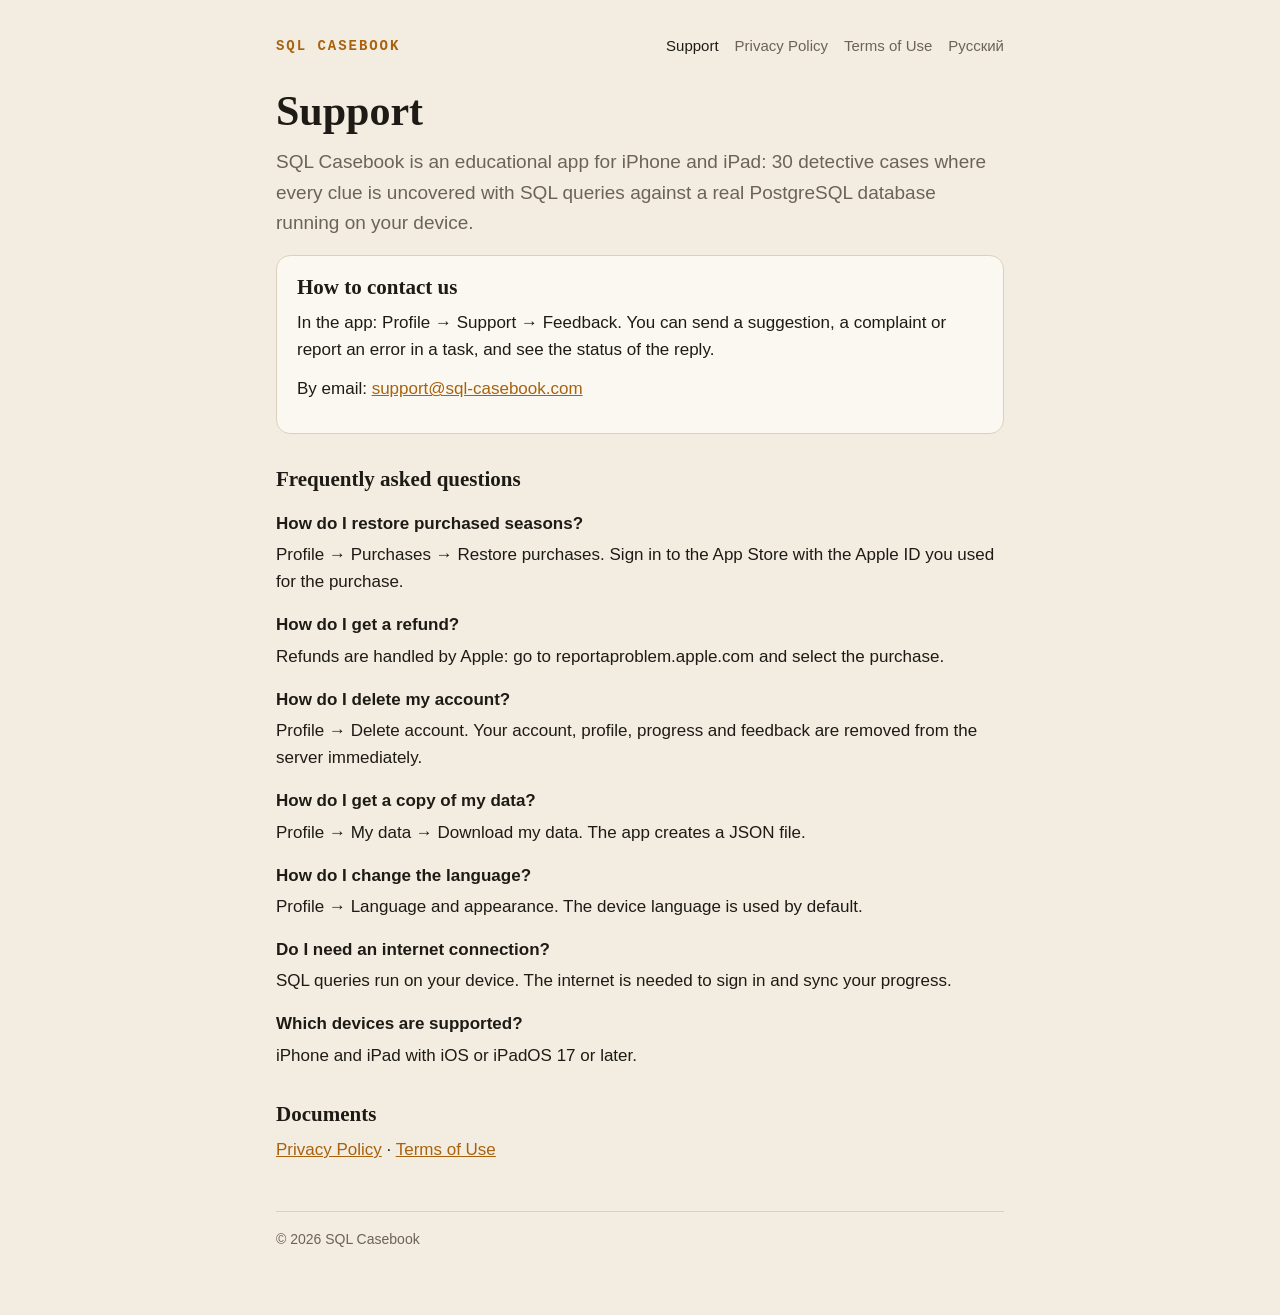
<file: index.html>
<!doctype html>
<html lang="en">
<head>
<meta charset="utf-8">
<meta name="viewport" content="width=device-width, initial-scale=1">
<title>SQL Casebook</title>
<link rel="stylesheet" href="style.css">
<script>
  var ru = (navigator.language || "").toLowerCase().indexOf("ru") === 0;
  location.replace((ru ? "ru" : "en") + "/support.html");
</script>
</head>
<body><main><p><a href="en/support.html">English</a> · <a href="ru/support.html">Русский</a></p></main></body>
</html>
</file>
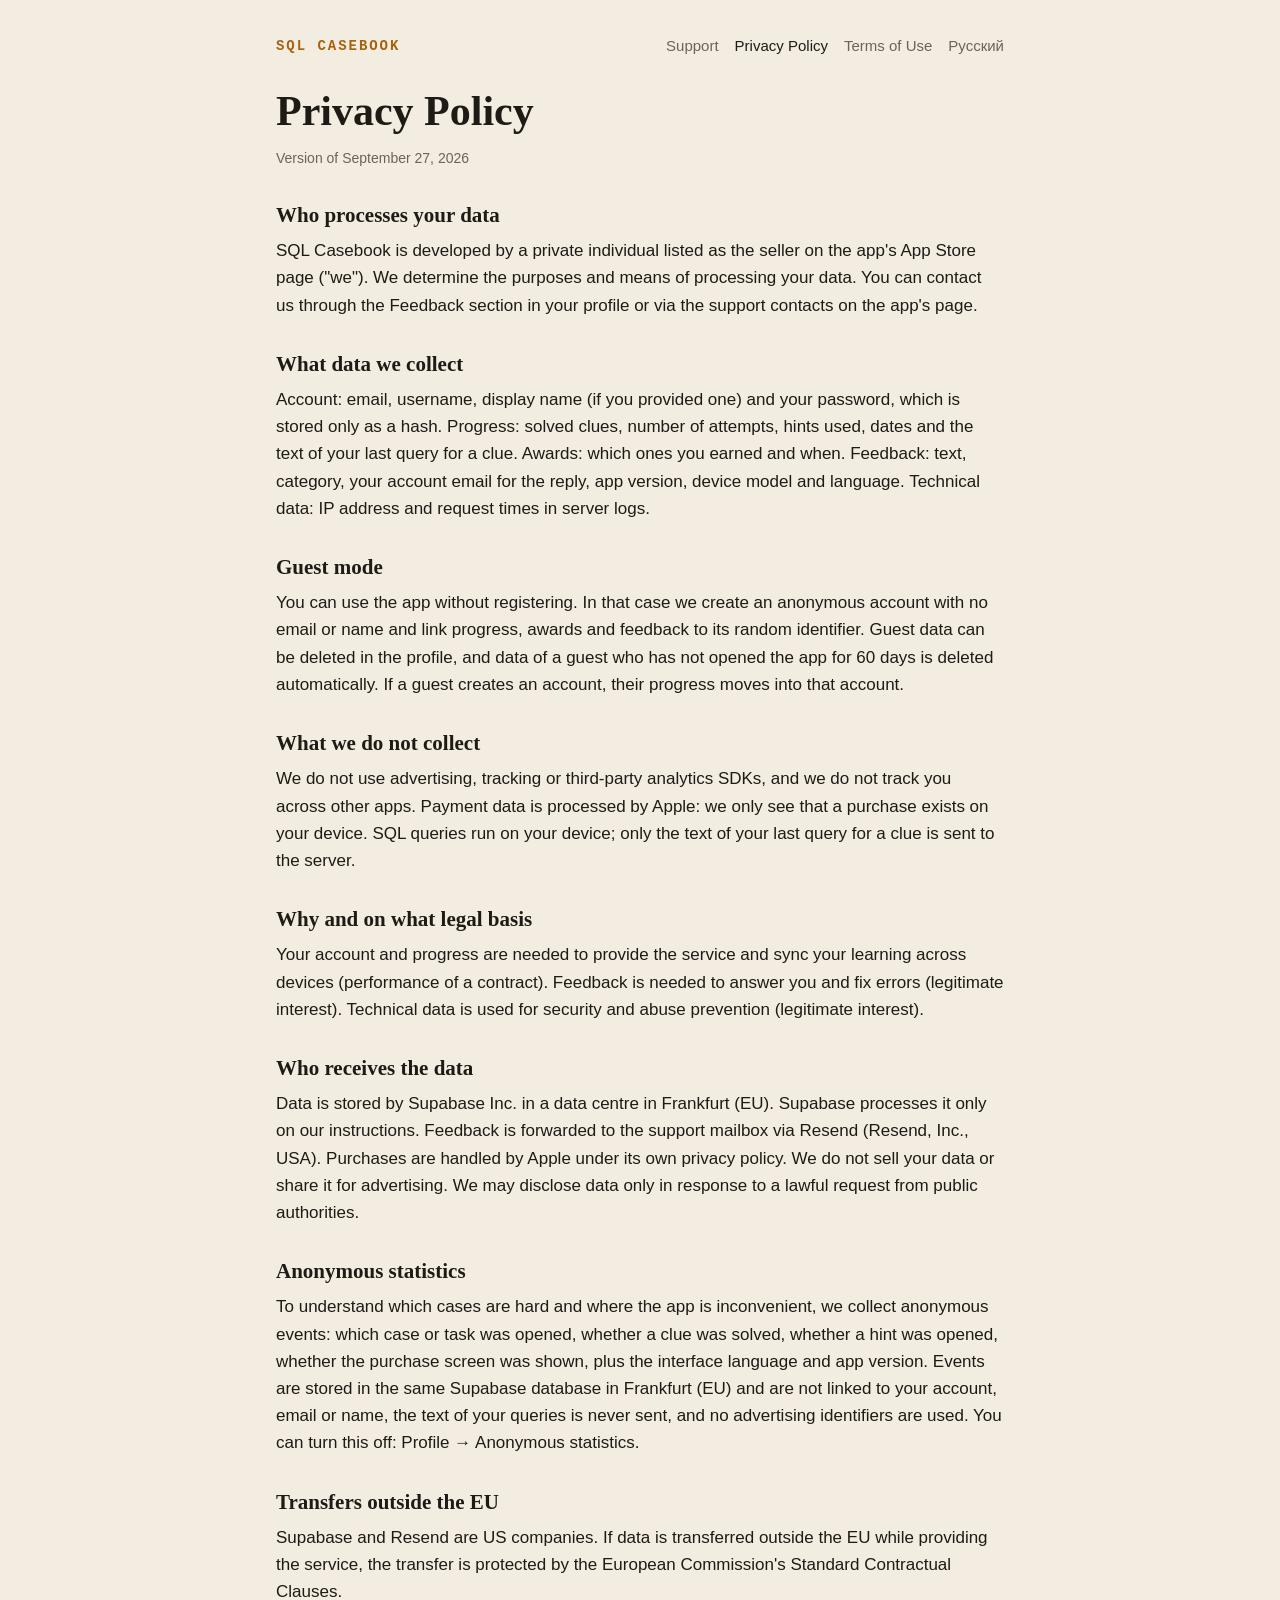
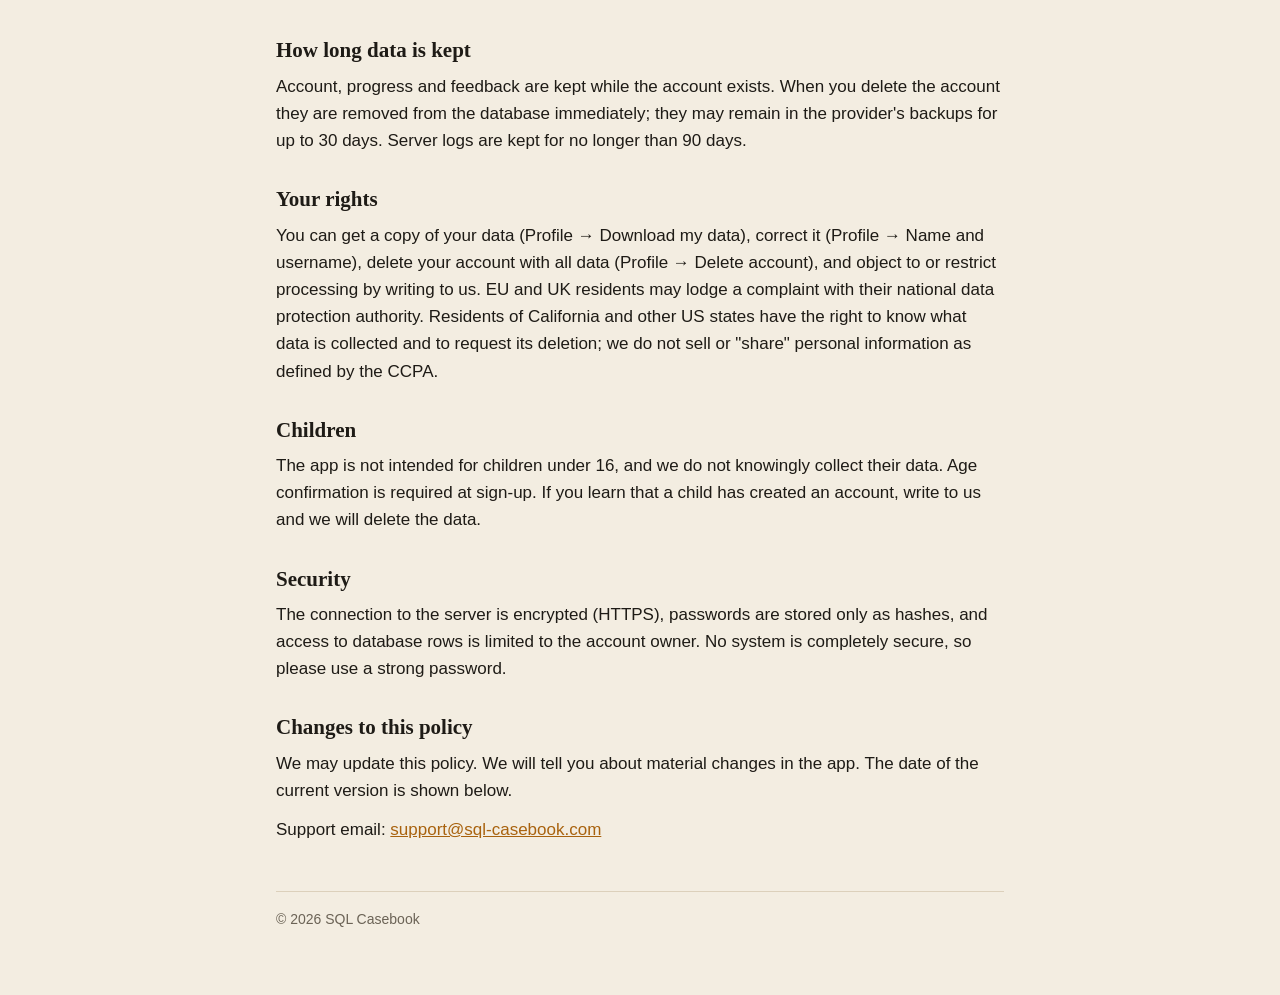
<file: en/privacy.html>
<!doctype html>
<html lang="en">
<head>
<meta charset="utf-8">
<meta name="viewport" content="width=device-width, initial-scale=1">
<title>Privacy Policy · SQL Casebook</title>
<link rel="stylesheet" href="../style.css">
<link rel="alternate" hreflang="ru" href="../ru/privacy.html">
</head>
<body>
<main>
<header><a class="brand" href="support.html">SQL Casebook</a><nav><a href="support.html">Support</a><a href="privacy.html" aria-current="page">Privacy Policy</a><a href="terms.html">Terms of Use</a><a href="../ru/privacy.html" lang="ru">Русский</a></nav></header>
<h1>Privacy Policy</h1>
<p class="muted">Version of September 27, 2026</p>
<h2>Who processes your data</h2>
<p>SQL Casebook is developed by a private individual listed as the seller on the app&#x27;s App Store page (&quot;we&quot;). We determine the purposes and means of processing your data. You can contact us through the Feedback section in your profile or via the support contacts on the app&#x27;s page.</p>
<h2>What data we collect</h2>
<p>Account: email, username, display name (if you provided one) and your password, which is stored only as a hash. Progress: solved clues, number of attempts, hints used, dates and the text of your last query for a clue. Awards: which ones you earned and when. Feedback: text, category, your account email for the reply, app version, device model and language. Technical data: IP address and request times in server logs.</p>
<h2>Guest mode</h2>
<p>You can use the app without registering. In that case we create an anonymous account with no email or name and link progress, awards and feedback to its random identifier. Guest data can be deleted in the profile, and data of a guest who has not opened the app for 60 days is deleted automatically. If a guest creates an account, their progress moves into that account.</p>
<h2>What we do not collect</h2>
<p>We do not use advertising, tracking or third-party analytics SDKs, and we do not track you across other apps. Payment data is processed by Apple: we only see that a purchase exists on your device. SQL queries run on your device; only the text of your last query for a clue is sent to the server.</p>
<h2>Why and on what legal basis</h2>
<p>Your account and progress are needed to provide the service and sync your learning across devices (performance of a contract). Feedback is needed to answer you and fix errors (legitimate interest). Technical data is used for security and abuse prevention (legitimate interest).</p>
<h2>Who receives the data</h2>
<p>Data is stored by Supabase Inc. in a data centre in Frankfurt (EU). Supabase processes it only on our instructions. Feedback is forwarded to the support mailbox via Resend (Resend, Inc., USA). Purchases are handled by Apple under its own privacy policy. We do not sell your data or share it for advertising. We may disclose data only in response to a lawful request from public authorities.</p>
<h2>Anonymous statistics</h2>
<p>To understand which cases are hard and where the app is inconvenient, we collect anonymous events: which case or task was opened, whether a clue was solved, whether a hint was opened, whether the purchase screen was shown, plus the interface language and app version. Events are stored in the same Supabase database in Frankfurt (EU) and are not linked to your account, email or name, the text of your queries is never sent, and no advertising identifiers are used. You can turn this off: Profile → Anonymous statistics.</p>
<h2>Transfers outside the EU</h2>
<p>Supabase and Resend are US companies. If data is transferred outside the EU while providing the service, the transfer is protected by the European Commission&#x27;s Standard Contractual Clauses.</p>
<h2>How long data is kept</h2>
<p>Account, progress and feedback are kept while the account exists. When you delete the account they are removed from the database immediately; they may remain in the provider&#x27;s backups for up to 30 days. Server logs are kept for no longer than 90 days.</p>
<h2>Your rights</h2>
<p>You can get a copy of your data (Profile → Download my data), correct it (Profile → Name and username), delete your account with all data (Profile → Delete account), and object to or restrict processing by writing to us. EU and UK residents may lodge a complaint with their national data protection authority. Residents of California and other US states have the right to know what data is collected and to request its deletion; we do not sell or &quot;share&quot; personal information as defined by the CCPA.</p>
<h2>Children</h2>
<p>The app is not intended for children under 16, and we do not knowingly collect their data. Age confirmation is required at sign-up. If you learn that a child has created an account, write to us and we will delete the data.</p>
<h2>Security</h2>
<p>The connection to the server is encrypted (HTTPS), passwords are stored only as hashes, and access to database rows is limited to the account owner. No system is completely secure, so please use a strong password.</p>
<h2>Changes to this policy</h2>
<p>We may update this policy. We will tell you about material changes in the app. The date of the current version is shown below.</p>
<p>Support email: <a href="mailto:support@sql-casebook.com">support@sql-casebook.com</a></p>
<footer>© 2026 SQL Casebook</footer>
</main>
</body>
</html>
</file>
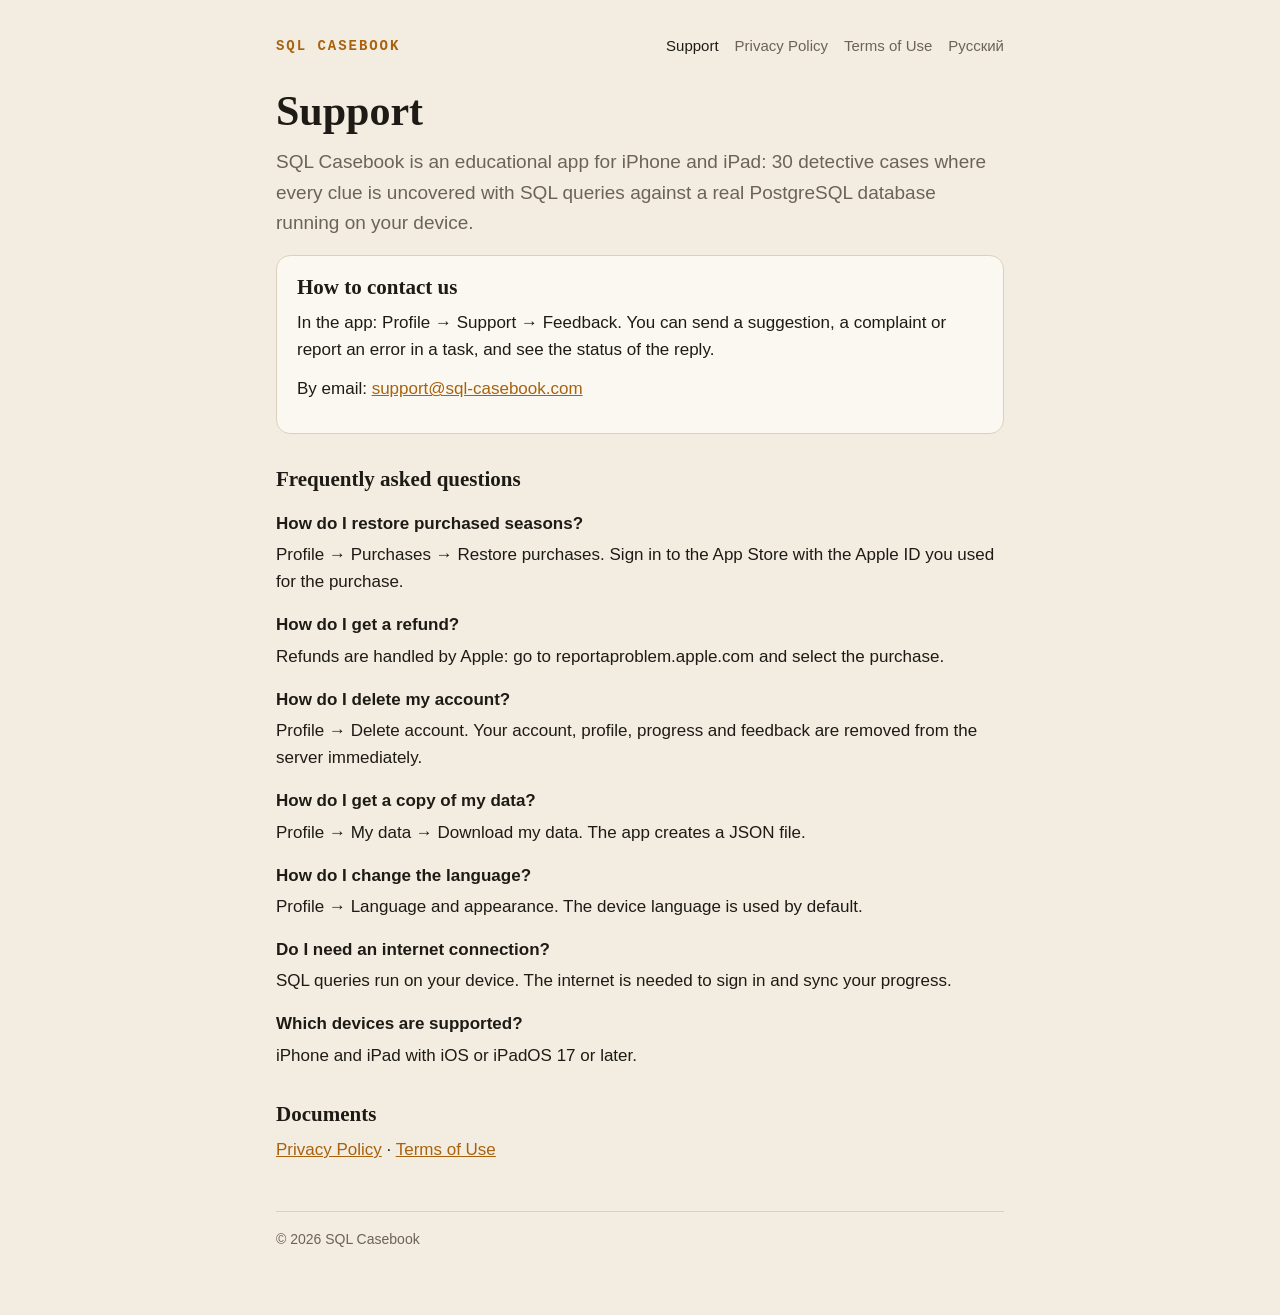
<file: en/support.html>
<!doctype html>
<html lang="en">
<head>
<meta charset="utf-8">
<meta name="viewport" content="width=device-width, initial-scale=1">
<title>Support · SQL Casebook</title>
<link rel="stylesheet" href="../style.css">
<link rel="alternate" hreflang="ru" href="../ru/support.html">
</head>
<body>
<main>
<header><a class="brand" href="support.html">SQL Casebook</a><nav><a href="support.html" aria-current="page">Support</a><a href="privacy.html">Privacy Policy</a><a href="terms.html">Terms of Use</a><a href="../ru/support.html" lang="ru">Русский</a></nav></header>
<h1>Support</h1>
<p class="lead">SQL Casebook is an educational app for iPhone and iPad: 30 detective cases where every clue is uncovered with SQL queries against a real PostgreSQL database running on your device.</p>
<div class="card"><h2 style="margin-top:0">How to contact us</h2><p>In the app: Profile → Support → Feedback. You can send a suggestion, a complaint or report an error in a task, and see the status of the reply.</p><p>By email: <a href="mailto:support@sql-casebook.com">support@sql-casebook.com</a></p></div>
<h2>Frequently asked questions</h2>
<dl><dt>How do I restore purchased seasons?</dt><dd>Profile → Purchases → Restore purchases. Sign in to the App Store with the Apple ID you used for the purchase.</dd><dt>How do I get a refund?</dt><dd>Refunds are handled by Apple: go to reportaproblem.apple.com and select the purchase.</dd><dt>How do I delete my account?</dt><dd>Profile → Delete account. Your account, profile, progress and feedback are removed from the server immediately.</dd><dt>How do I get a copy of my data?</dt><dd>Profile → My data → Download my data. The app creates a JSON file.</dd><dt>How do I change the language?</dt><dd>Profile → Language and appearance. The device language is used by default.</dd><dt>Do I need an internet connection?</dt><dd>SQL queries run on your device. The internet is needed to sign in and sync your progress.</dd><dt>Which devices are supported?</dt><dd>iPhone and iPad with iOS or iPadOS 17 or later.</dd></dl>
<h2>Documents</h2>
<p><a href="privacy.html">Privacy Policy</a> · <a href="terms.html">Terms of Use</a></p>
<footer>© 2026 SQL Casebook</footer>
</main>
</body>
</html>
</file>
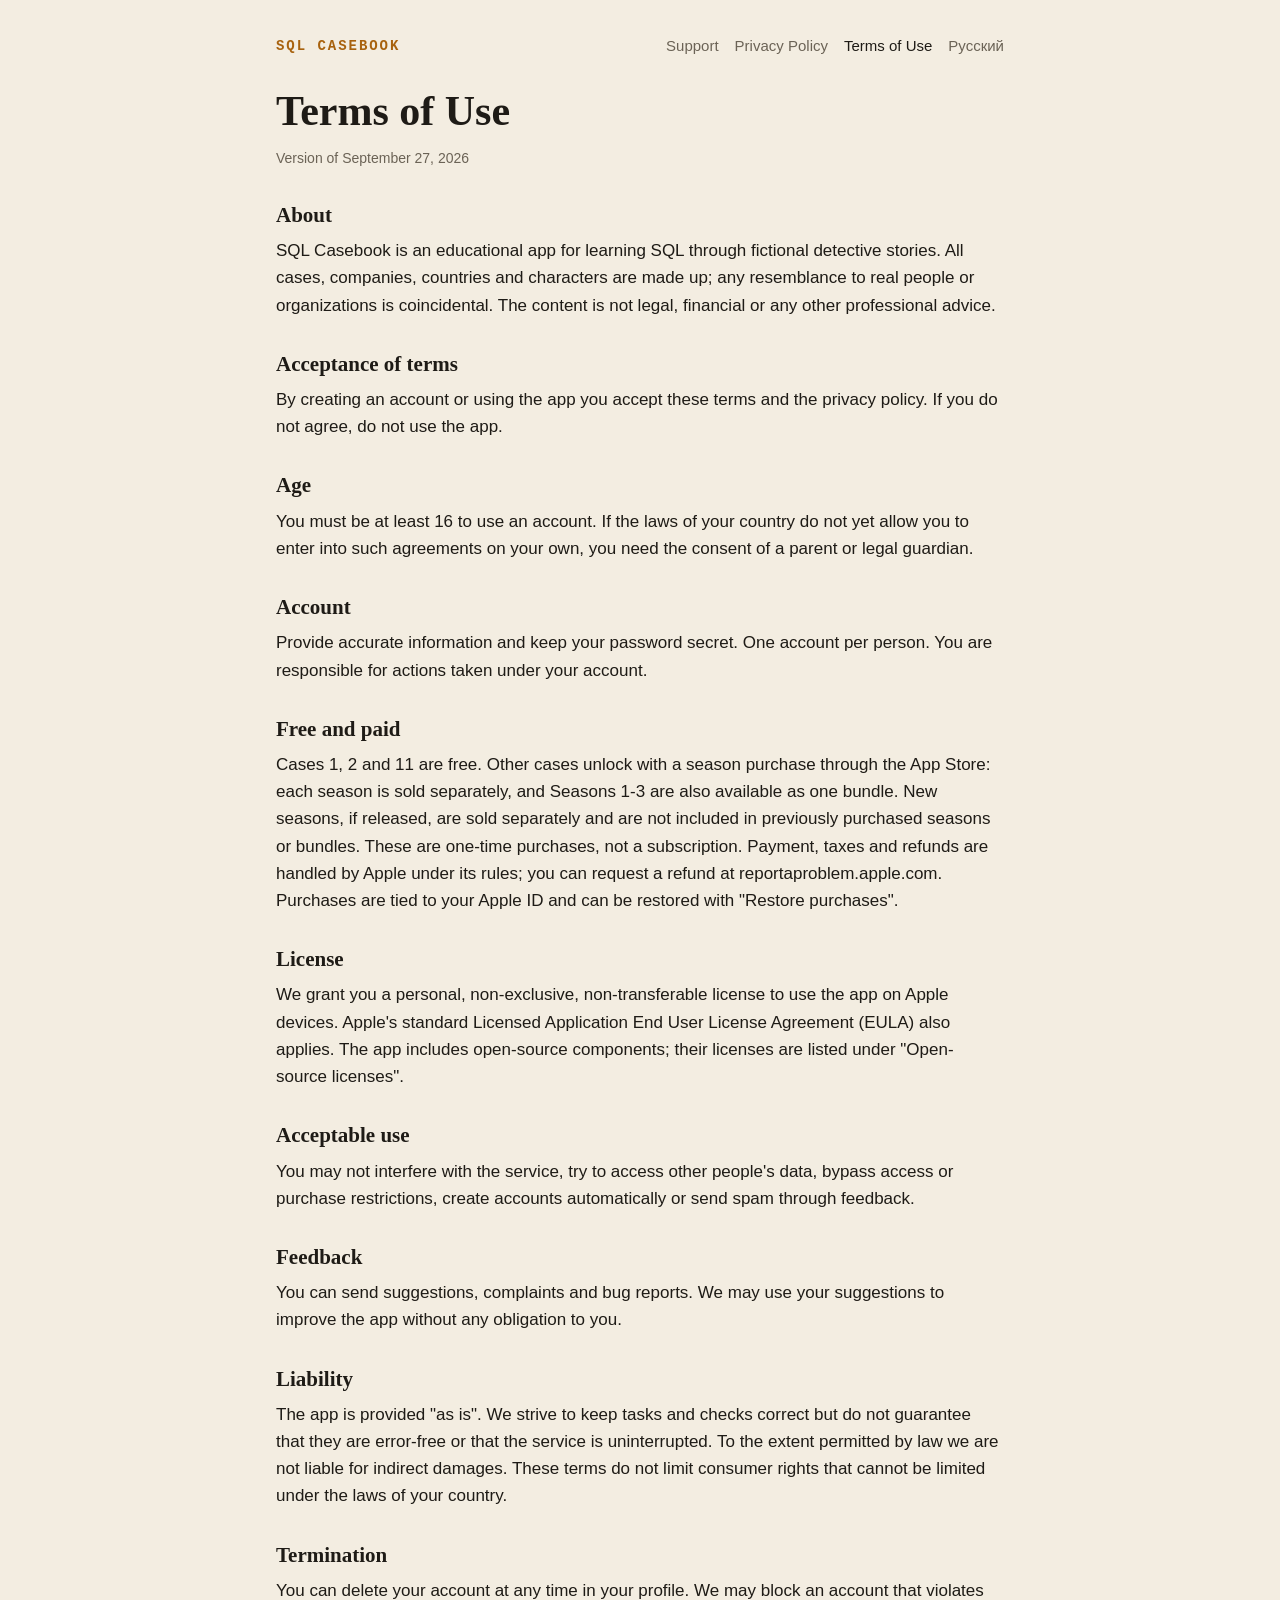
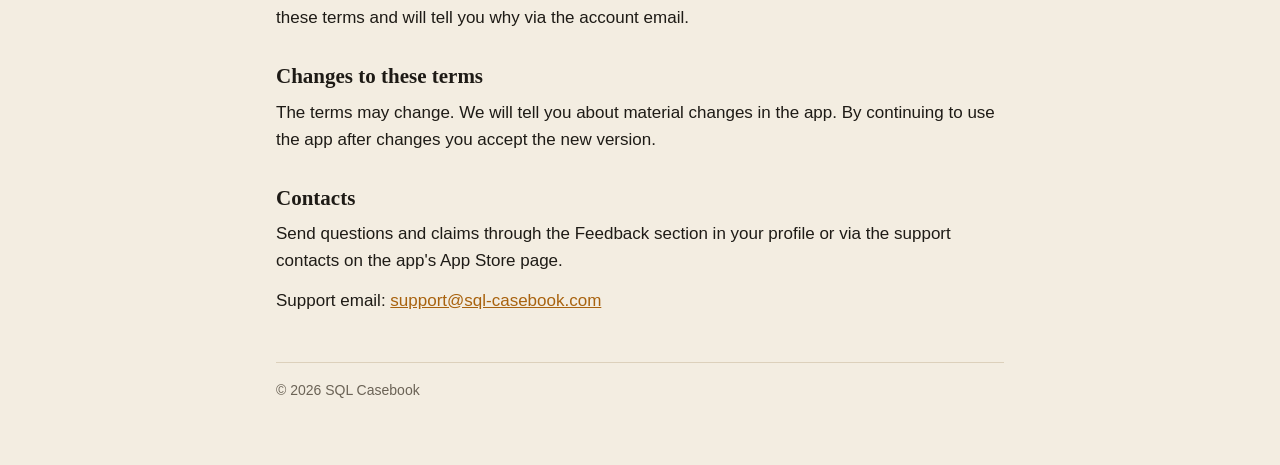
<file: en/terms.html>
<!doctype html>
<html lang="en">
<head>
<meta charset="utf-8">
<meta name="viewport" content="width=device-width, initial-scale=1">
<title>Terms of Use · SQL Casebook</title>
<link rel="stylesheet" href="../style.css">
<link rel="alternate" hreflang="ru" href="../ru/terms.html">
</head>
<body>
<main>
<header><a class="brand" href="support.html">SQL Casebook</a><nav><a href="support.html">Support</a><a href="privacy.html">Privacy Policy</a><a href="terms.html" aria-current="page">Terms of Use</a><a href="../ru/terms.html" lang="ru">Русский</a></nav></header>
<h1>Terms of Use</h1>
<p class="muted">Version of September 27, 2026</p>
<h2>About</h2>
<p>SQL Casebook is an educational app for learning SQL through fictional detective stories. All cases, companies, countries and characters are made up; any resemblance to real people or organizations is coincidental. The content is not legal, financial or any other professional advice.</p>
<h2>Acceptance of terms</h2>
<p>By creating an account or using the app you accept these terms and the privacy policy. If you do not agree, do not use the app.</p>
<h2>Age</h2>
<p>You must be at least 16 to use an account. If the laws of your country do not yet allow you to enter into such agreements on your own, you need the consent of a parent or legal guardian.</p>
<h2>Account</h2>
<p>Provide accurate information and keep your password secret. One account per person. You are responsible for actions taken under your account.</p>
<h2>Free and paid</h2>
<p>Cases 1, 2 and 11 are free. Other cases unlock with a season purchase through the App Store: each season is sold separately, and Seasons 1-3 are also available as one bundle. New seasons, if released, are sold separately and are not included in previously purchased seasons or bundles. These are one-time purchases, not a subscription. Payment, taxes and refunds are handled by Apple under its rules; you can request a refund at reportaproblem.apple.com. Purchases are tied to your Apple ID and can be restored with &quot;Restore purchases&quot;.</p>
<h2>License</h2>
<p>We grant you a personal, non-exclusive, non-transferable license to use the app on Apple devices. Apple&#x27;s standard Licensed Application End User License Agreement (EULA) also applies. The app includes open-source components; their licenses are listed under &quot;Open-source licenses&quot;.</p>
<h2>Acceptable use</h2>
<p>You may not interfere with the service, try to access other people&#x27;s data, bypass access or purchase restrictions, create accounts automatically or send spam through feedback.</p>
<h2>Feedback</h2>
<p>You can send suggestions, complaints and bug reports. We may use your suggestions to improve the app without any obligation to you.</p>
<h2>Liability</h2>
<p>The app is provided &quot;as is&quot;. We strive to keep tasks and checks correct but do not guarantee that they are error-free or that the service is uninterrupted. To the extent permitted by law we are not liable for indirect damages. These terms do not limit consumer rights that cannot be limited under the laws of your country.</p>
<h2>Termination</h2>
<p>You can delete your account at any time in your profile. We may block an account that violates these terms and will tell you why via the account email.</p>
<h2>Changes to these terms</h2>
<p>The terms may change. We will tell you about material changes in the app. By continuing to use the app after changes you accept the new version.</p>
<h2>Contacts</h2>
<p>Send questions and claims through the Feedback section in your profile or via the support contacts on the app&#x27;s App Store page.</p>
<p>Support email: <a href="mailto:support@sql-casebook.com">support@sql-casebook.com</a></p>
<footer>© 2026 SQL Casebook</footer>
</main>
</body>
</html>
</file>
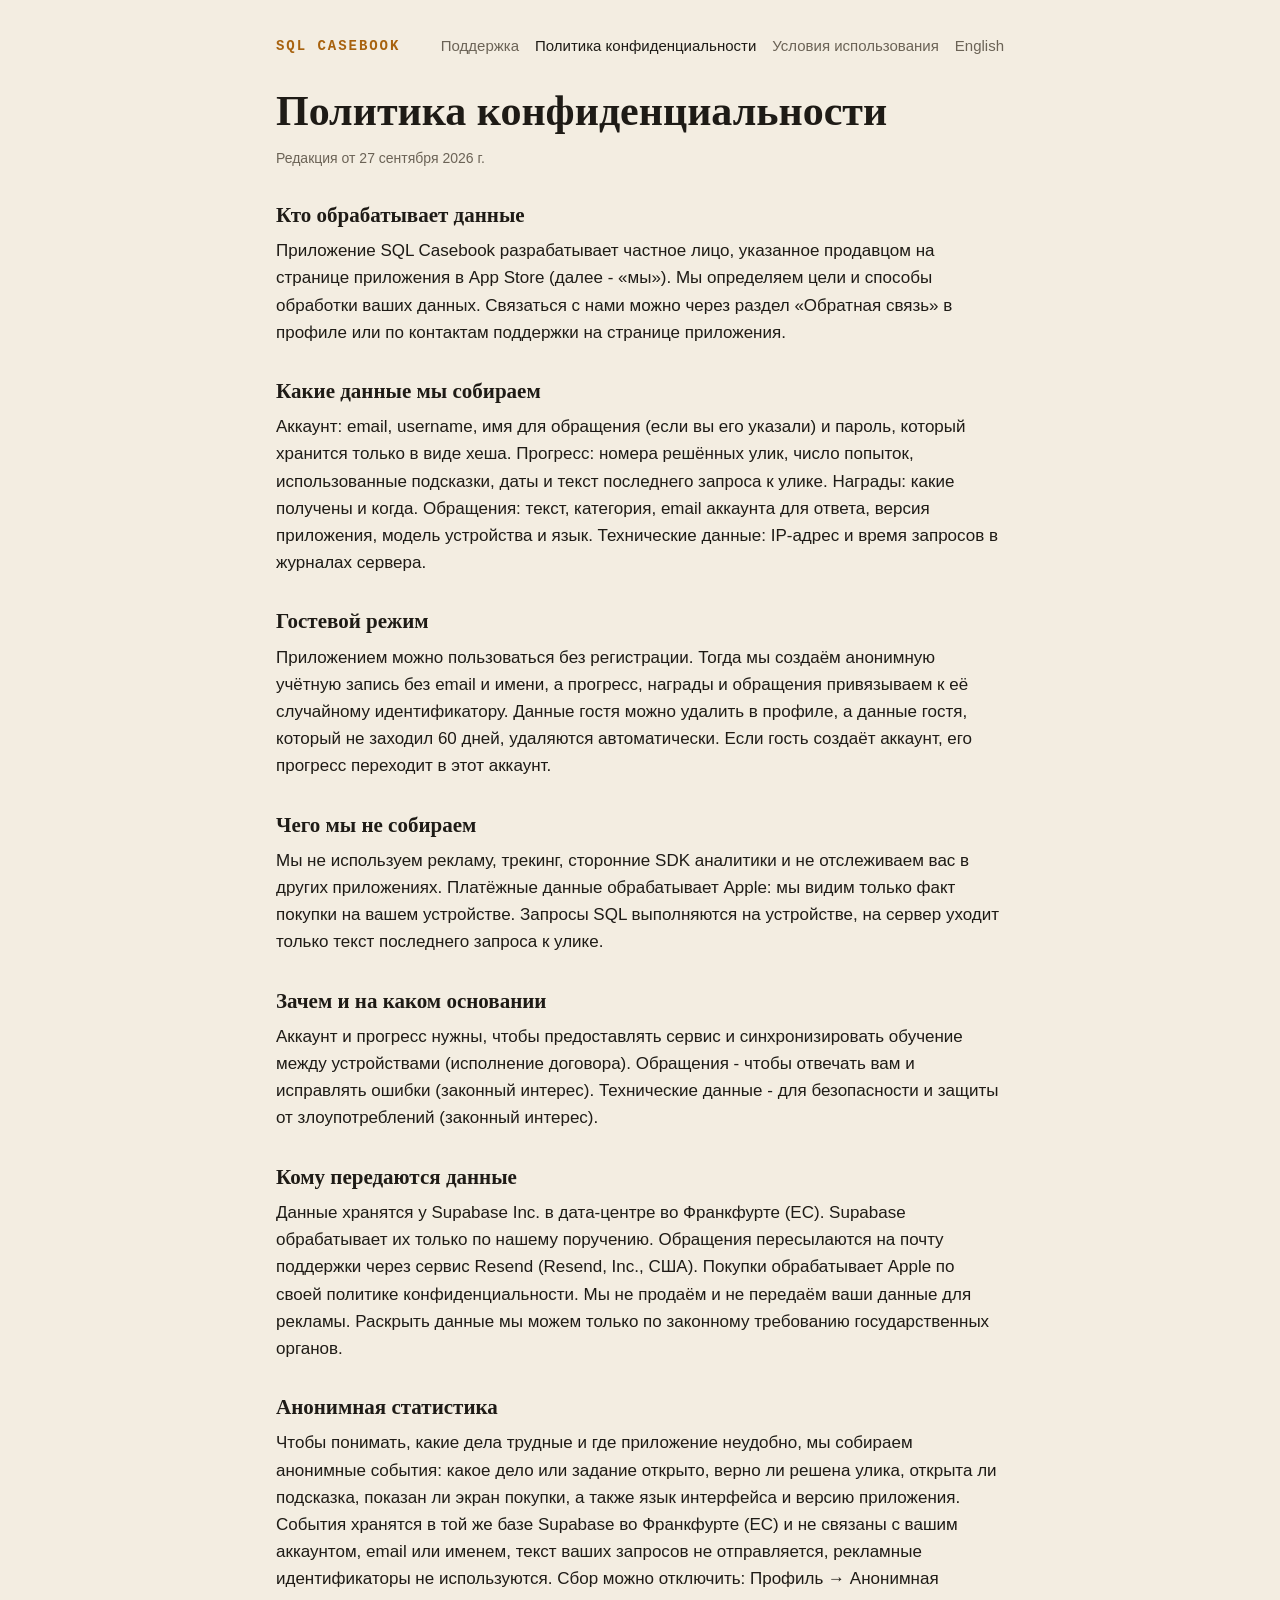
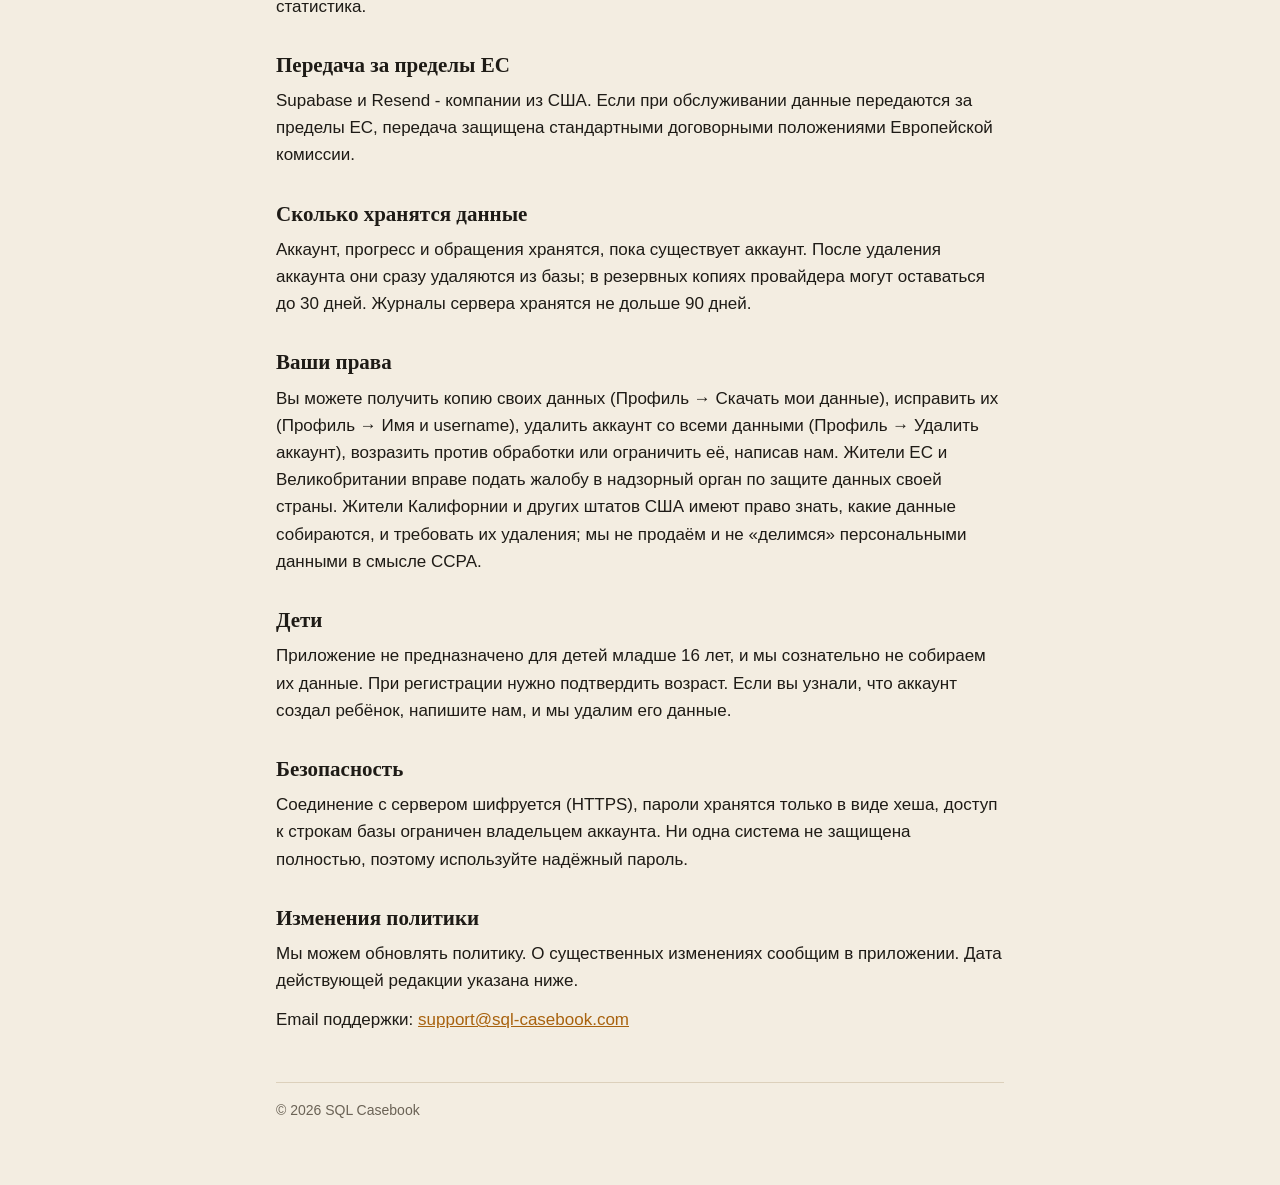
<file: ru/privacy.html>
<!doctype html>
<html lang="ru">
<head>
<meta charset="utf-8">
<meta name="viewport" content="width=device-width, initial-scale=1">
<title>Политика конфиденциальности · SQL Casebook</title>
<link rel="stylesheet" href="../style.css">
<link rel="alternate" hreflang="en" href="../en/privacy.html">
</head>
<body>
<main>
<header><a class="brand" href="support.html">SQL Casebook</a><nav><a href="support.html">Поддержка</a><a href="privacy.html" aria-current="page">Политика конфиденциальности</a><a href="terms.html">Условия использования</a><a href="../en/privacy.html" lang="en">English</a></nav></header>
<h1>Политика конфиденциальности</h1>
<p class="muted">Редакция от 27 сентября 2026 г.</p>
<h2>Кто обрабатывает данные</h2>
<p>Приложение SQL Casebook разрабатывает частное лицо, указанное продавцом на странице приложения в App Store (далее - «мы»). Мы определяем цели и способы обработки ваших данных. Связаться с нами можно через раздел «Обратная связь» в профиле или по контактам поддержки на странице приложения.</p>
<h2>Какие данные мы собираем</h2>
<p>Аккаунт: email, username, имя для обращения (если вы его указали) и пароль, который хранится только в виде хеша. Прогресс: номера решённых улик, число попыток, использованные подсказки, даты и текст последнего запроса к улике. Награды: какие получены и когда. Обращения: текст, категория, email аккаунта для ответа, версия приложения, модель устройства и язык. Технические данные: IP-адрес и время запросов в журналах сервера.</p>
<h2>Гостевой режим</h2>
<p>Приложением можно пользоваться без регистрации. Тогда мы создаём анонимную учётную запись без email и имени, а прогресс, награды и обращения привязываем к её случайному идентификатору. Данные гостя можно удалить в профиле, а данные гостя, который не заходил 60 дней, удаляются автоматически. Если гость создаёт аккаунт, его прогресс переходит в этот аккаунт.</p>
<h2>Чего мы не собираем</h2>
<p>Мы не используем рекламу, трекинг, сторонние SDK аналитики и не отслеживаем вас в других приложениях. Платёжные данные обрабатывает Apple: мы видим только факт покупки на вашем устройстве. Запросы SQL выполняются на устройстве, на сервер уходит только текст последнего запроса к улике.</p>
<h2>Зачем и на каком основании</h2>
<p>Аккаунт и прогресс нужны, чтобы предоставлять сервис и синхронизировать обучение между устройствами (исполнение договора). Обращения - чтобы отвечать вам и исправлять ошибки (законный интерес). Технические данные - для безопасности и защиты от злоупотреблений (законный интерес).</p>
<h2>Кому передаются данные</h2>
<p>Данные хранятся у Supabase Inc. в дата-центре во Франкфурте (ЕС). Supabase обрабатывает их только по нашему поручению. Обращения пересылаются на почту поддержки через сервис Resend (Resend, Inc., США). Покупки обрабатывает Apple по своей политике конфиденциальности. Мы не продаём и не передаём ваши данные для рекламы. Раскрыть данные мы можем только по законному требованию государственных органов.</p>
<h2>Анонимная статистика</h2>
<p>Чтобы понимать, какие дела трудные и где приложение неудобно, мы собираем анонимные события: какое дело или задание открыто, верно ли решена улика, открыта ли подсказка, показан ли экран покупки, а также язык интерфейса и версию приложения. События хранятся в той же базе Supabase во Франкфурте (ЕС) и не связаны с вашим аккаунтом, email или именем, текст ваших запросов не отправляется, рекламные идентификаторы не используются. Сбор можно отключить: Профиль → Анонимная статистика.</p>
<h2>Передача за пределы ЕС</h2>
<p>Supabase и Resend - компании из США. Если при обслуживании данные передаются за пределы ЕС, передача защищена стандартными договорными положениями Европейской комиссии.</p>
<h2>Сколько хранятся данные</h2>
<p>Аккаунт, прогресс и обращения хранятся, пока существует аккаунт. После удаления аккаунта они сразу удаляются из базы; в резервных копиях провайдера могут оставаться до 30 дней. Журналы сервера хранятся не дольше 90 дней.</p>
<h2>Ваши права</h2>
<p>Вы можете получить копию своих данных (Профиль → Скачать мои данные), исправить их (Профиль → Имя и username), удалить аккаунт со всеми данными (Профиль → Удалить аккаунт), возразить против обработки или ограничить её, написав нам. Жители ЕС и Великобритании вправе подать жалобу в надзорный орган по защите данных своей страны. Жители Калифорнии и других штатов США имеют право знать, какие данные собираются, и требовать их удаления; мы не продаём и не «делимся» персональными данными в смысле CCPA.</p>
<h2>Дети</h2>
<p>Приложение не предназначено для детей младше 16 лет, и мы сознательно не собираем их данные. При регистрации нужно подтвердить возраст. Если вы узнали, что аккаунт создал ребёнок, напишите нам, и мы удалим его данные.</p>
<h2>Безопасность</h2>
<p>Соединение с сервером шифруется (HTTPS), пароли хранятся только в виде хеша, доступ к строкам базы ограничен владельцем аккаунта. Ни одна система не защищена полностью, поэтому используйте надёжный пароль.</p>
<h2>Изменения политики</h2>
<p>Мы можем обновлять политику. О существенных изменениях сообщим в приложении. Дата действующей редакции указана ниже.</p>
<p>Email поддержки: <a href="mailto:support@sql-casebook.com">support@sql-casebook.com</a></p>
<footer>© 2026 SQL Casebook</footer>
</main>
</body>
</html>
</file>
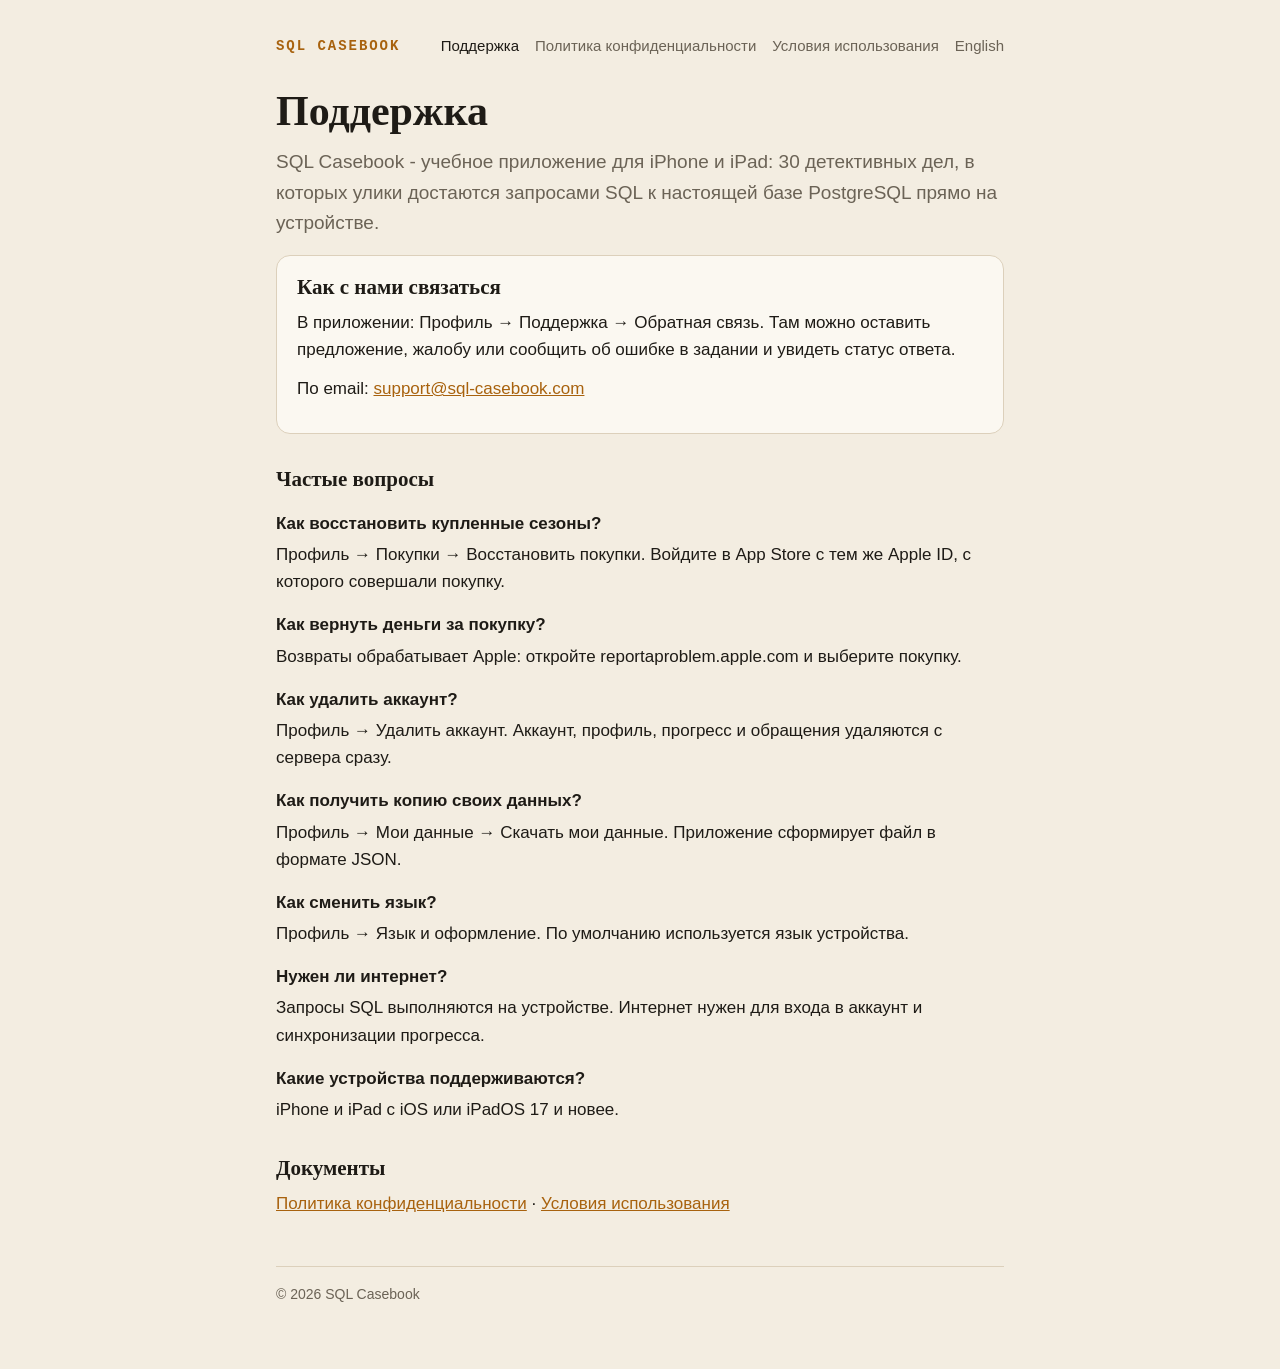
<file: ru/support.html>
<!doctype html>
<html lang="ru">
<head>
<meta charset="utf-8">
<meta name="viewport" content="width=device-width, initial-scale=1">
<title>Поддержка · SQL Casebook</title>
<link rel="stylesheet" href="../style.css">
<link rel="alternate" hreflang="en" href="../en/support.html">
</head>
<body>
<main>
<header><a class="brand" href="support.html">SQL Casebook</a><nav><a href="support.html" aria-current="page">Поддержка</a><a href="privacy.html">Политика конфиденциальности</a><a href="terms.html">Условия использования</a><a href="../en/support.html" lang="en">English</a></nav></header>
<h1>Поддержка</h1>
<p class="lead">SQL Casebook - учебное приложение для iPhone и iPad: 30 детективных дел, в которых улики достаются запросами SQL к настоящей базе PostgreSQL прямо на устройстве.</p>
<div class="card"><h2 style="margin-top:0">Как с нами связаться</h2><p>В приложении: Профиль → Поддержка → Обратная связь. Там можно оставить предложение, жалобу или сообщить об ошибке в задании и увидеть статус ответа.</p><p>По email: <a href="mailto:support@sql-casebook.com">support@sql-casebook.com</a></p></div>
<h2>Частые вопросы</h2>
<dl><dt>Как восстановить купленные сезоны?</dt><dd>Профиль → Покупки → Восстановить покупки. Войдите в App Store с тем же Apple ID, с которого совершали покупку.</dd><dt>Как вернуть деньги за покупку?</dt><dd>Возвраты обрабатывает Apple: откройте reportaproblem.apple.com и выберите покупку.</dd><dt>Как удалить аккаунт?</dt><dd>Профиль → Удалить аккаунт. Аккаунт, профиль, прогресс и обращения удаляются с сервера сразу.</dd><dt>Как получить копию своих данных?</dt><dd>Профиль → Мои данные → Скачать мои данные. Приложение сформирует файл в формате JSON.</dd><dt>Как сменить язык?</dt><dd>Профиль → Язык и оформление. По умолчанию используется язык устройства.</dd><dt>Нужен ли интернет?</dt><dd>Запросы SQL выполняются на устройстве. Интернет нужен для входа в аккаунт и синхронизации прогресса.</dd><dt>Какие устройства поддерживаются?</dt><dd>iPhone и iPad с iOS или iPadOS 17 и новее.</dd></dl>
<h2>Документы</h2>
<p><a href="privacy.html">Политика конфиденциальности</a> · <a href="terms.html">Условия использования</a></p>
<footer>© 2026 SQL Casebook</footer>
</main>
</body>
</html>
</file>
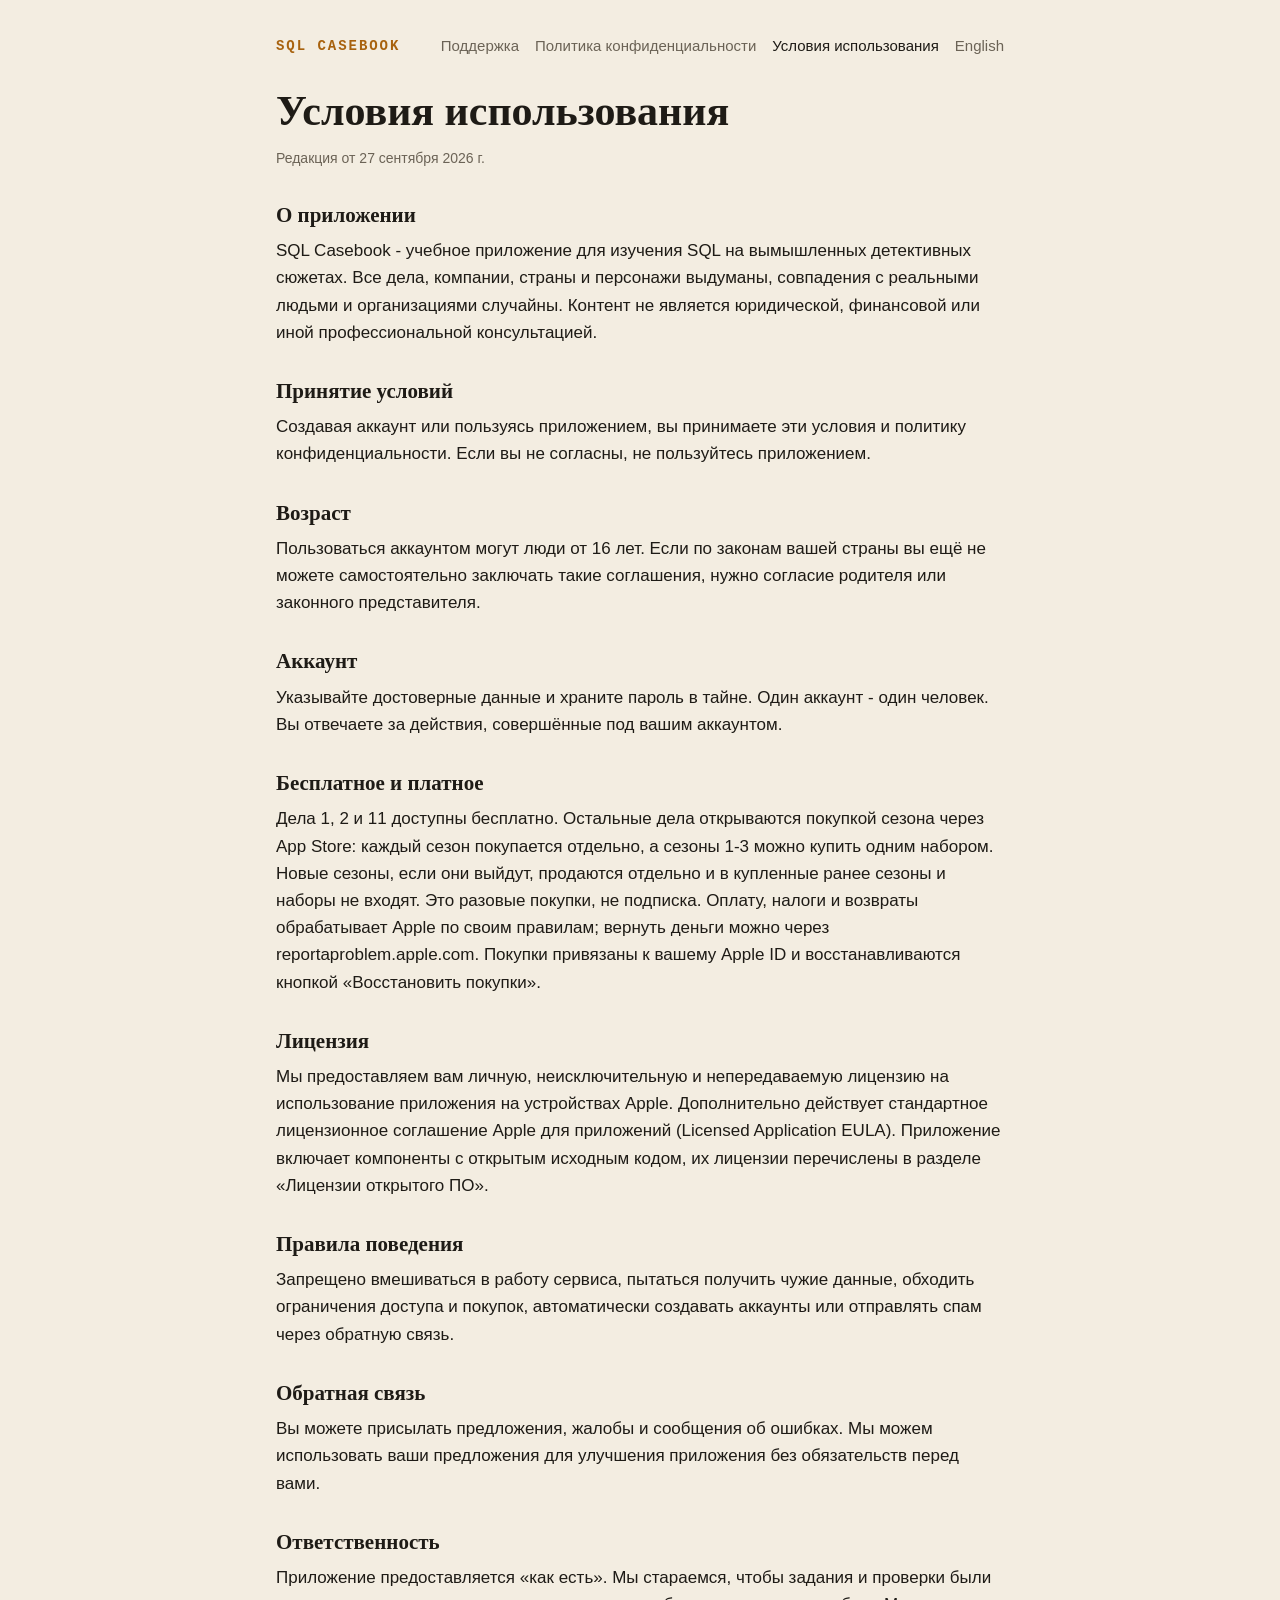
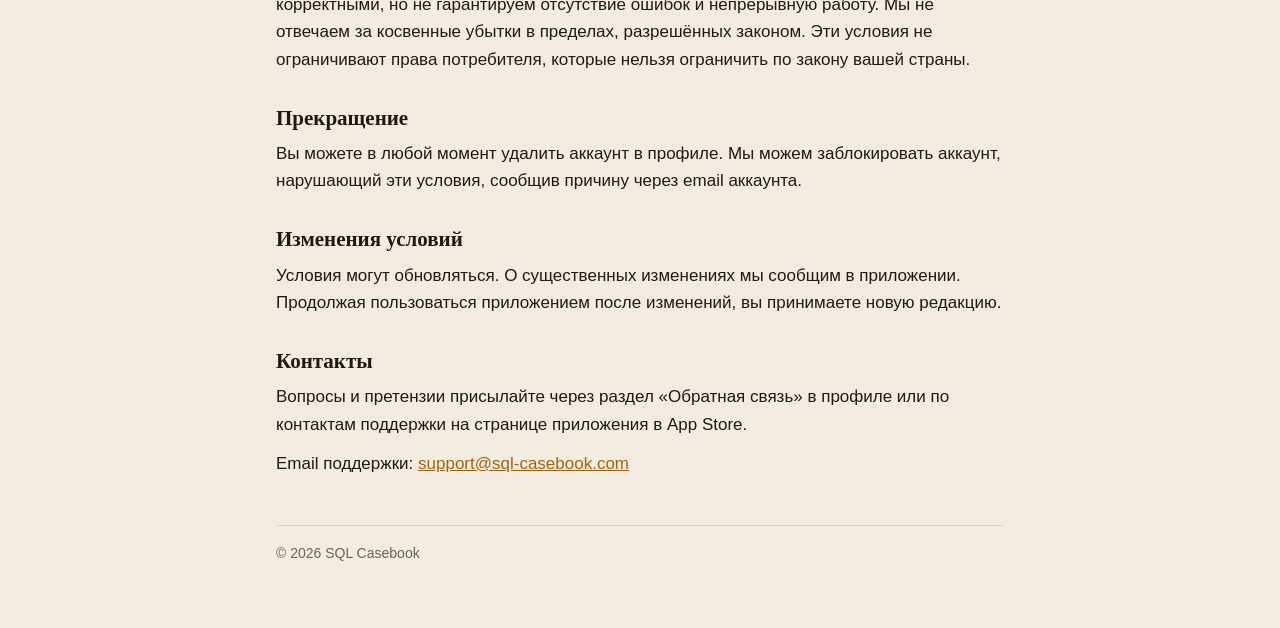
<file: ru/terms.html>
<!doctype html>
<html lang="ru">
<head>
<meta charset="utf-8">
<meta name="viewport" content="width=device-width, initial-scale=1">
<title>Условия использования · SQL Casebook</title>
<link rel="stylesheet" href="../style.css">
<link rel="alternate" hreflang="en" href="../en/terms.html">
</head>
<body>
<main>
<header><a class="brand" href="support.html">SQL Casebook</a><nav><a href="support.html">Поддержка</a><a href="privacy.html">Политика конфиденциальности</a><a href="terms.html" aria-current="page">Условия использования</a><a href="../en/terms.html" lang="en">English</a></nav></header>
<h1>Условия использования</h1>
<p class="muted">Редакция от 27 сентября 2026 г.</p>
<h2>О приложении</h2>
<p>SQL Casebook - учебное приложение для изучения SQL на вымышленных детективных сюжетах. Все дела, компании, страны и персонажи выдуманы, совпадения с реальными людьми и организациями случайны. Контент не является юридической, финансовой или иной профессиональной консультацией.</p>
<h2>Принятие условий</h2>
<p>Создавая аккаунт или пользуясь приложением, вы принимаете эти условия и политику конфиденциальности. Если вы не согласны, не пользуйтесь приложением.</p>
<h2>Возраст</h2>
<p>Пользоваться аккаунтом могут люди от 16 лет. Если по законам вашей страны вы ещё не можете самостоятельно заключать такие соглашения, нужно согласие родителя или законного представителя.</p>
<h2>Аккаунт</h2>
<p>Указывайте достоверные данные и храните пароль в тайне. Один аккаунт - один человек. Вы отвечаете за действия, совершённые под вашим аккаунтом.</p>
<h2>Бесплатное и платное</h2>
<p>Дела 1, 2 и 11 доступны бесплатно. Остальные дела открываются покупкой сезона через App Store: каждый сезон покупается отдельно, а сезоны 1-3 можно купить одним набором. Новые сезоны, если они выйдут, продаются отдельно и в купленные ранее сезоны и наборы не входят. Это разовые покупки, не подписка. Оплату, налоги и возвраты обрабатывает Apple по своим правилам; вернуть деньги можно через reportaproblem.apple.com. Покупки привязаны к вашему Apple ID и восстанавливаются кнопкой «Восстановить покупки».</p>
<h2>Лицензия</h2>
<p>Мы предоставляем вам личную, неисключительную и непередаваемую лицензию на использование приложения на устройствах Apple. Дополнительно действует стандартное лицензионное соглашение Apple для приложений (Licensed Application EULA). Приложение включает компоненты с открытым исходным кодом, их лицензии перечислены в разделе «Лицензии открытого ПО».</p>
<h2>Правила поведения</h2>
<p>Запрещено вмешиваться в работу сервиса, пытаться получить чужие данные, обходить ограничения доступа и покупок, автоматически создавать аккаунты или отправлять спам через обратную связь.</p>
<h2>Обратная связь</h2>
<p>Вы можете присылать предложения, жалобы и сообщения об ошибках. Мы можем использовать ваши предложения для улучшения приложения без обязательств перед вами.</p>
<h2>Ответственность</h2>
<p>Приложение предоставляется «как есть». Мы стараемся, чтобы задания и проверки были корректными, но не гарантируем отсутствие ошибок и непрерывную работу. Мы не отвечаем за косвенные убытки в пределах, разрешённых законом. Эти условия не ограничивают права потребителя, которые нельзя ограничить по закону вашей страны.</p>
<h2>Прекращение</h2>
<p>Вы можете в любой момент удалить аккаунт в профиле. Мы можем заблокировать аккаунт, нарушающий эти условия, сообщив причину через email аккаунта.</p>
<h2>Изменения условий</h2>
<p>Условия могут обновляться. О существенных изменениях мы сообщим в приложении. Продолжая пользоваться приложением после изменений, вы принимаете новую редакцию.</p>
<h2>Контакты</h2>
<p>Вопросы и претензии присылайте через раздел «Обратная связь» в профиле или по контактам поддержки на странице приложения в App Store.</p>
<p>Email поддержки: <a href="mailto:support@sql-casebook.com">support@sql-casebook.com</a></p>
<footer>© 2026 SQL Casebook</footer>
</main>
</body>
</html>
</file>
<file: style.css>
:root{--bg:#F3EDE1;--surface:#FBF8F1;--ink:#1E1B16;--muted:#6B6356;--line:#DCD0BB;--accent:#A8620E}
@media (prefers-color-scheme:dark){:root{--bg:#0E0F12;--surface:#17191E;--ink:#ECE6D8;--muted:#9A968C;--line:#2B2E36;--accent:#E8A33D}}
*{box-sizing:border-box}html{-webkit-text-size-adjust:100%}
body{margin:0;background:var(--bg);color:var(--ink);font:17px/1.6 -apple-system,BlinkMacSystemFont,"Segoe UI",Roboto,sans-serif}
main{max-width:760px;margin:0 auto;padding:32px 16px 64px}
header{display:flex;justify-content:space-between;align-items:center;gap:12px;flex-wrap:wrap;margin-bottom:28px}
.brand{font:700 14px/1 ui-monospace,SFMono-Regular,Menlo,monospace;letter-spacing:.14em;text-transform:uppercase;color:var(--accent);text-decoration:none}
nav a{color:var(--muted);text-decoration:none;font-size:15px;margin-left:16px}nav a:hover,nav a[aria-current]{color:var(--ink)}
h1{font:700 clamp(30px,6vw,42px)/1.15 "New York",Georgia,"Times New Roman",serif;margin:0 0 12px}
h2{font:700 21px/1.3 "New York",Georgia,serif;margin:32px 0 8px}
p{margin:0 0 12px}.lead{font-size:19px;color:var(--muted)}
.card{background:var(--surface);border:1px solid var(--line);border-radius:14px;padding:18px 20px;margin:16px 0}
a{color:var(--accent)}.muted{color:var(--muted);font-size:14px}
dt{font-weight:600;margin-top:16px}dd{margin:4px 0 0}
footer{margin-top:48px;padding-top:16px;border-top:1px solid var(--line);color:var(--muted);font-size:14px}
</file>
